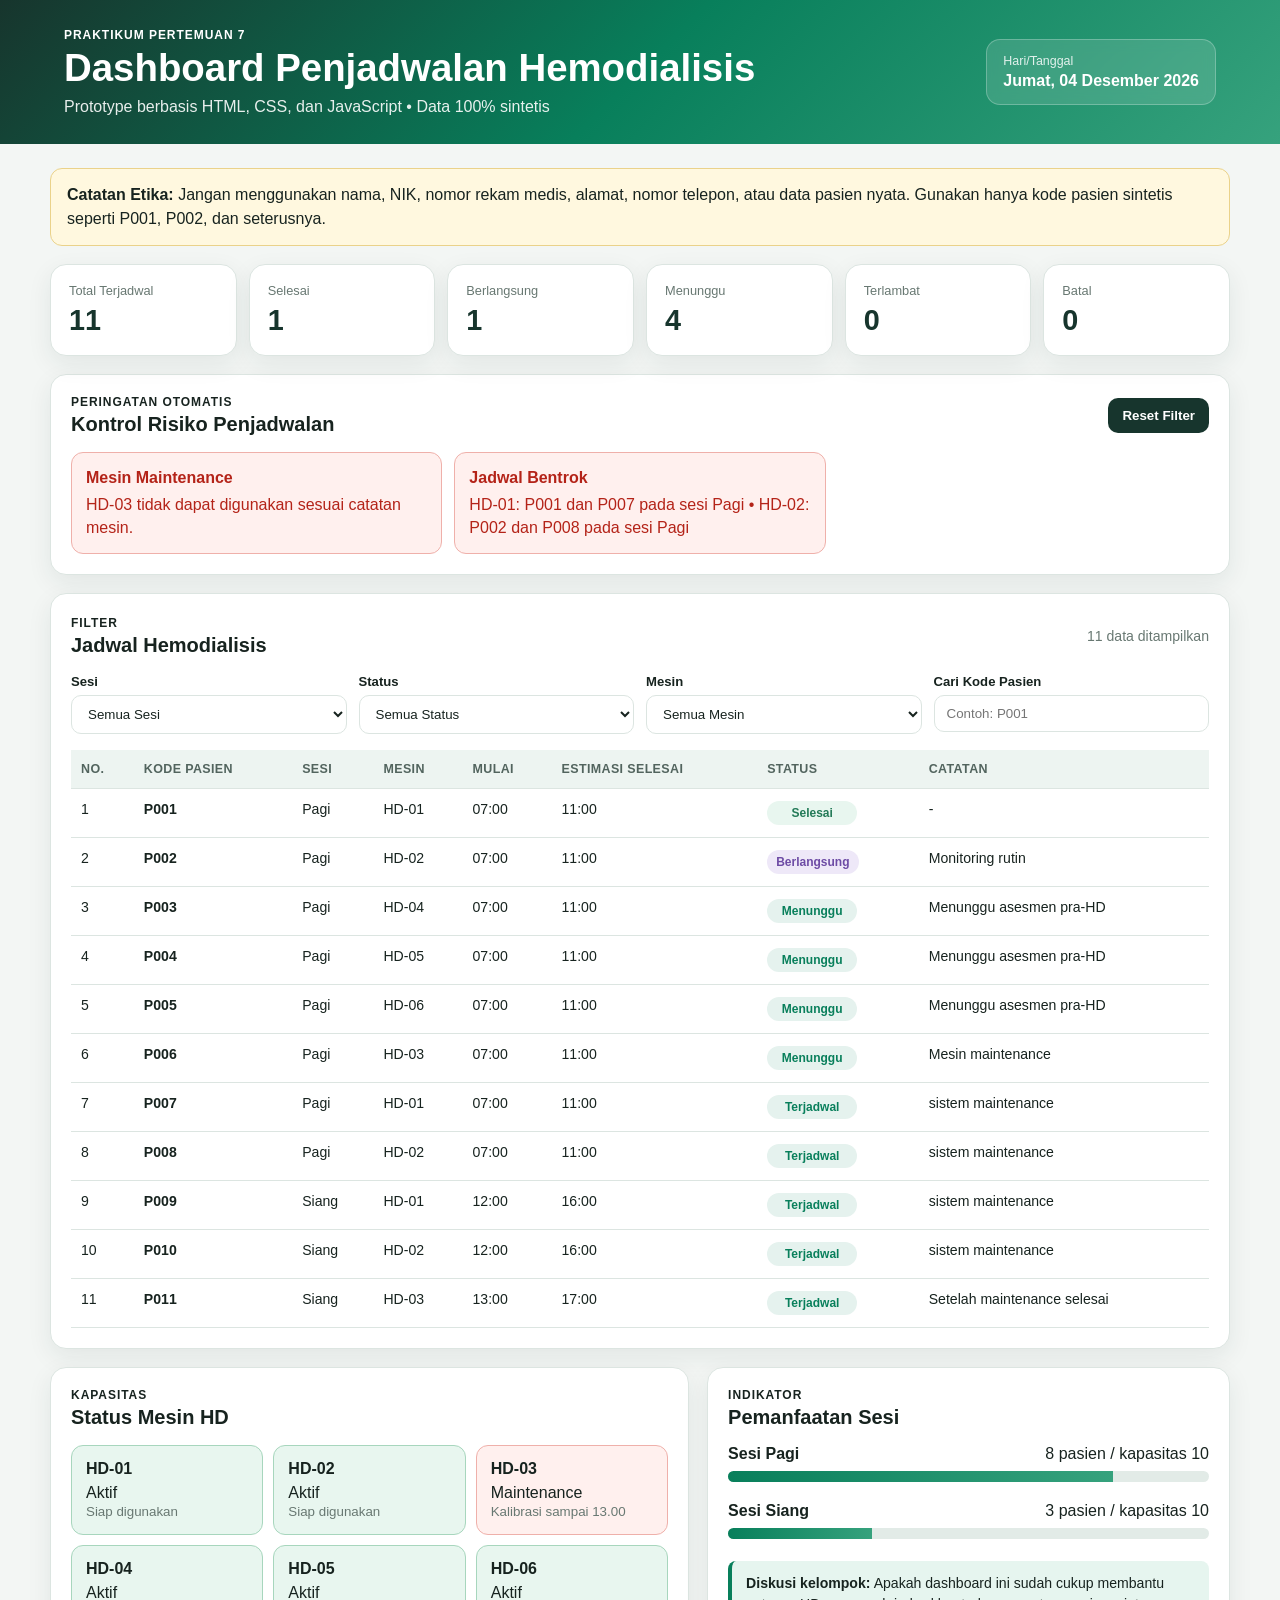
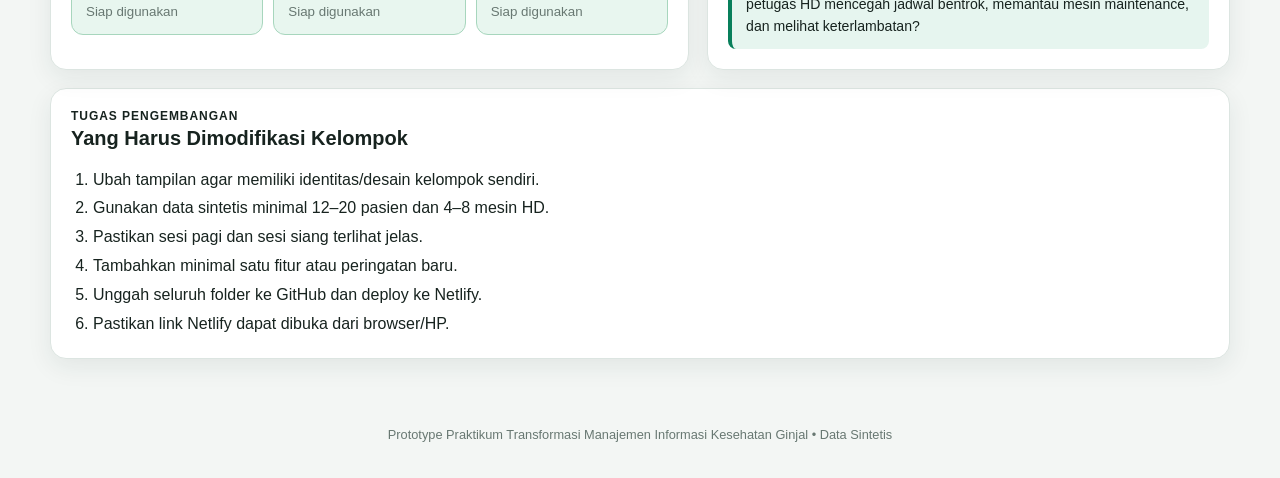
<file: index.html>
<!DOCTYPE html>
<html lang="id">
<head>
  <meta charset="UTF-8" />
  <meta name="viewport" content="width=device-width, initial-scale=1.0" />
  <meta name="description" content="Prototype Dashboard Penjadwalan Hemodialisis - Praktikum Pertemuan 7" />
  <title>Dashboard Penjadwalan Hemodialisis</title>
  <link rel="stylesheet" href="style.css" />
</head>
<body>
  <header class="topbar">
    <div>
      <p class="eyebrow">PRAKTIKUM PERTEMUAN 7</p>
      <h1>Dashboard Penjadwalan Hemodialisis</h1>
      <p class="subtitle">Prototype berbasis HTML, CSS, dan JavaScript • Data 100% sintetis</p>
    </div>
    <div class="date-box">
      <span>Hari/Tanggal</span>
      <strong id="currentDate">-</strong>
    </div>
  </header>

  <main class="container">
    <section class="notice" aria-label="Catatan etika data">
      <strong>Catatan Etika:</strong>
      Jangan menggunakan nama, NIK, nomor rekam medis, alamat, nomor telepon, atau data pasien nyata.
      Gunakan hanya kode pasien sintetis seperti P001, P002, dan seterusnya.
    </section>

    <section class="summary-grid" aria-label="Ringkasan layanan">
      <article class="stat-card">
        <span>Total Terjadwal</span>
        <strong id="countTotal">0</strong>
      </article>
      <article class="stat-card">
        <span>Selesai</span>
        <strong id="countSelesai">0</strong>
      </article>
      <article class="stat-card">
        <span>Berlangsung</span>
        <strong id="countBerlangsung">0</strong>
      </article>
      <article class="stat-card">
        <span>Menunggu</span>
        <strong id="countMenunggu">0</strong>
      </article>
      <article class="stat-card">
        <span>Terlambat</span>
        <strong id="countTerlambat">0</strong>
      </article>
      <article class="stat-card">
        <span>Batal</span>
        <strong id="countBatal">0</strong>
      </article>
    </section>

    <section class="section-card">
      <div class="section-heading">
        <div>
          <p class="eyebrow">PERINGATAN OTOMATIS</p>
          <h2>Kontrol Risiko Penjadwalan</h2>
        </div>
        <button id="resetBtn" class="btn secondary" type="button">Reset Filter</button>
      </div>
      <div id="warningArea" class="warning-grid"></div>
    </section>

    <section class="section-card">
      <div class="section-heading">
        <div>
          <p class="eyebrow">FILTER</p>
          <h2>Jadwal Hemodialisis</h2>
        </div>
        <p class="muted"><span id="visibleCount">0</span> data ditampilkan</p>
      </div>

      <div class="filters">
        <label>
          Sesi
          <select id="filterSession">
            <option value="Semua">Semua Sesi</option>
            <option value="Pagi">Pagi</option>
            <option value="Siang">Siang</option>
          </select>
        </label>

        <label>
          Status
          <select id="filterStatus">
            <option value="Semua">Semua Status</option>
            <option value="Terjadwal">Terjadwal</option>
            <option value="Menunggu">Menunggu</option>
            <option value="Berlangsung">Berlangsung</option>
            <option value="Selesai">Selesai</option>
            <option value="Terlambat">Terlambat</option>
            <option value="Batal">Batal</option>
          </select>
        </label>

        <label>
          Mesin
          <select id="filterMachine">
            <option value="Semua">Semua Mesin</option>
          </select>
        </label>

        <label class="search-label">
          Cari Kode Pasien
          <input id="searchPatient" type="search" placeholder="Contoh: P001" />
        </label>
      </div>

      <div class="table-wrap">
        <table>
          <thead>
            <tr>
              <th>No.</th>
              <th>Kode Pasien</th>
              <th>Sesi</th>
              <th>Mesin</th>
              <th>Mulai</th>
              <th>Estimasi Selesai</th>
              <th>Status</th>
              <th>Catatan</th>
            </tr>
          </thead>
          <tbody id="scheduleBody"></tbody>
        </table>
      </div>
    </section>

    <section class="two-column">
      <article class="section-card">
        <div class="section-heading">
          <div>
            <p class="eyebrow">KAPASITAS</p>
            <h2>Status Mesin HD</h2>
          </div>
        </div>
        <div id="machineGrid" class="machine-grid"></div>
      </article>

      <article class="section-card">
        <div class="section-heading">
          <div>
            <p class="eyebrow">INDIKATOR</p>
            <h2>Pemanfaatan Sesi</h2>
          </div>
        </div>

        <div class="session-indicator">
          <div class="indicator-row">
            <div>
              <strong>Sesi Pagi</strong>
              <span id="pagiText">0 pasien</span>
            </div>
            <div class="progress">
              <div id="pagiBar" class="progress-bar"></div>
            </div>
          </div>

          <div class="indicator-row">
            <div>
              <strong>Sesi Siang</strong>
              <span id="siangText">0 pasien</span>
            </div>
            <div class="progress">
              <div id="siangBar" class="progress-bar"></div>
            </div>
          </div>
        </div>

        <div class="mini-note">
          <strong>Diskusi kelompok:</strong>
          Apakah dashboard ini sudah cukup membantu petugas HD mencegah jadwal bentrok,
          memantau mesin maintenance, dan melihat keterlambatan?
        </div>
      </article>
    </section>

    <section class="section-card">
      <div class="section-heading">
        <div>
          <p class="eyebrow">TUGAS PENGEMBANGAN</p>
          <h2>Yang Harus Dimodifikasi Kelompok</h2>
        </div>
      </div>
      <ol class="task-list">
        <li>Ubah tampilan agar memiliki identitas/desain kelompok sendiri.</li>
        <li>Gunakan data sintetis minimal 12–20 pasien dan 4–8 mesin HD.</li>
        <li>Pastikan sesi pagi dan sesi siang terlihat jelas.</li>
        <li>Tambahkan minimal satu fitur atau peringatan baru.</li>
        <li>Unggah seluruh folder ke GitHub dan deploy ke Netlify.</li>
        <li>Pastikan link Netlify dapat dibuka dari browser/HP.</li>
      </ol>
    </section>
  </main>

  <footer>
    Prototype Praktikum Transformasi Manajemen Informasi Kesehatan Ginjal • Data Sintetis
  </footer>

  <script src="script.js"></script>
</body>
</html>
</file>
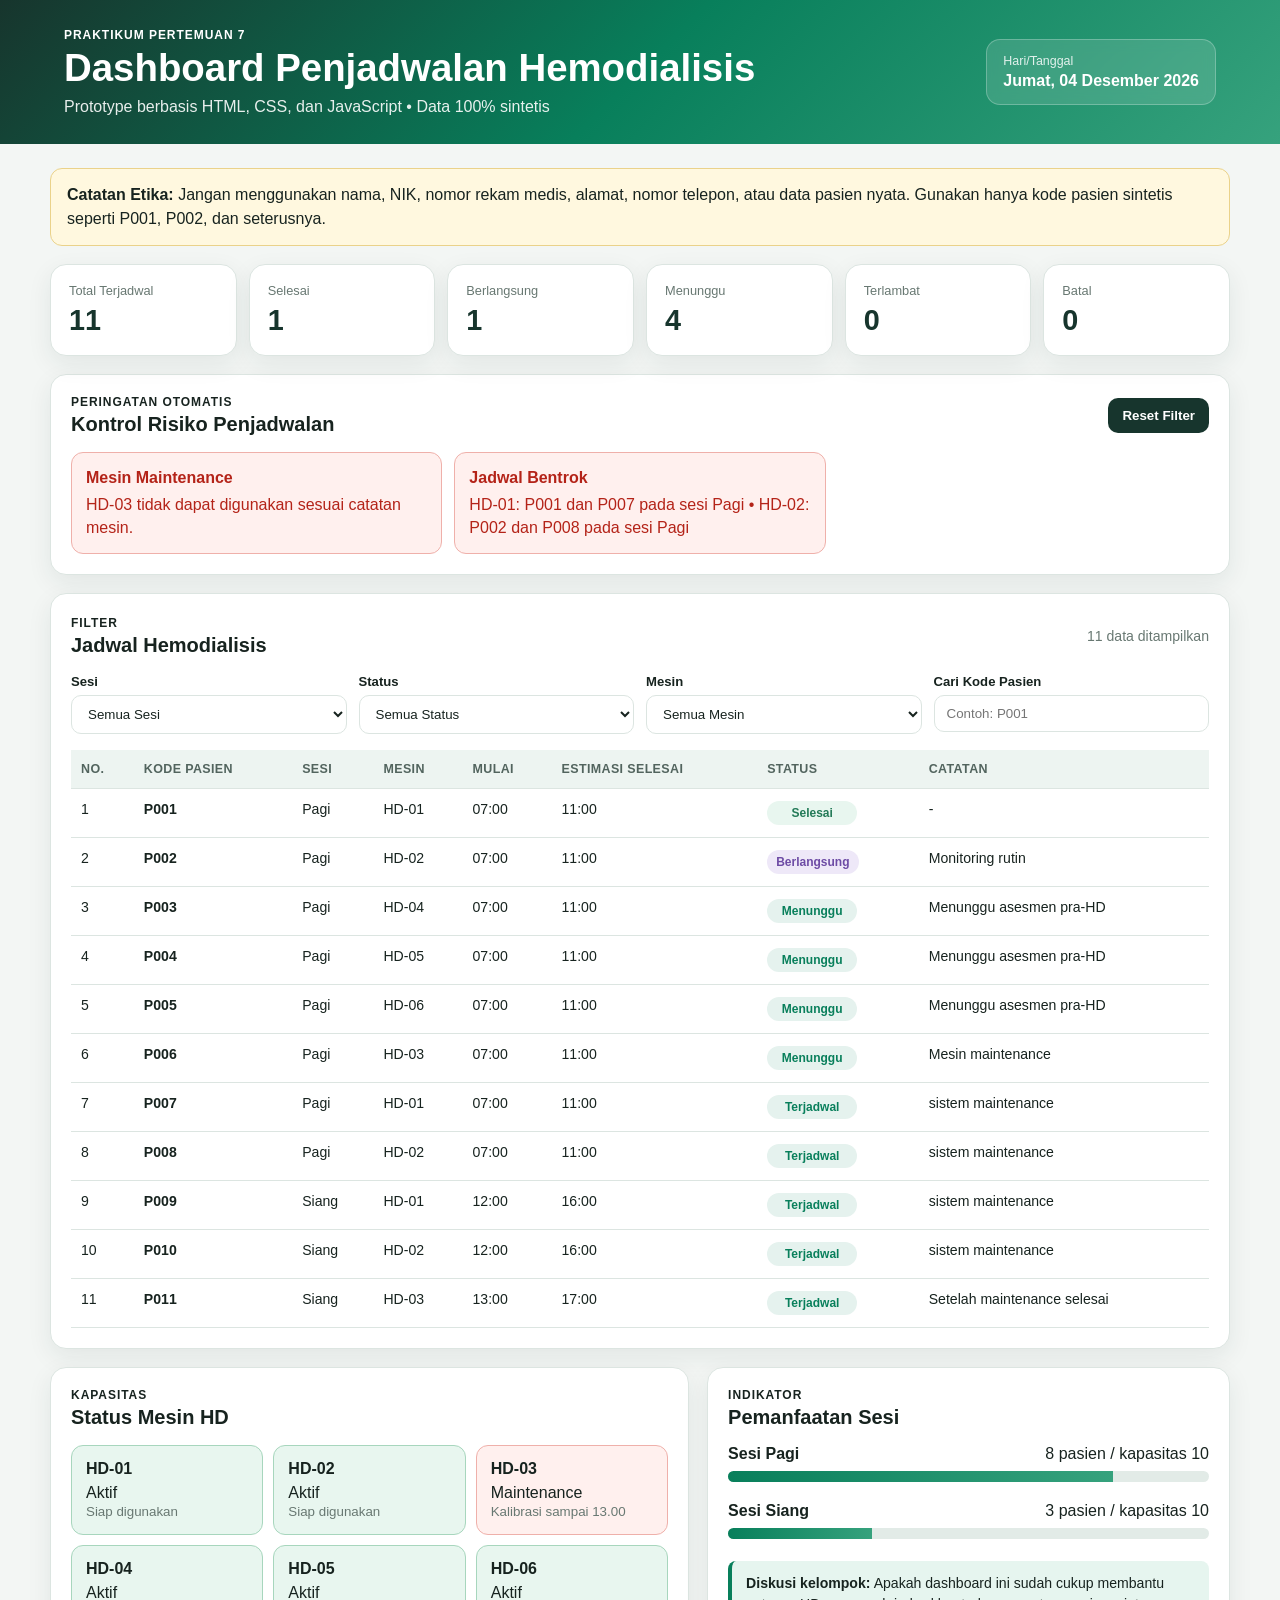
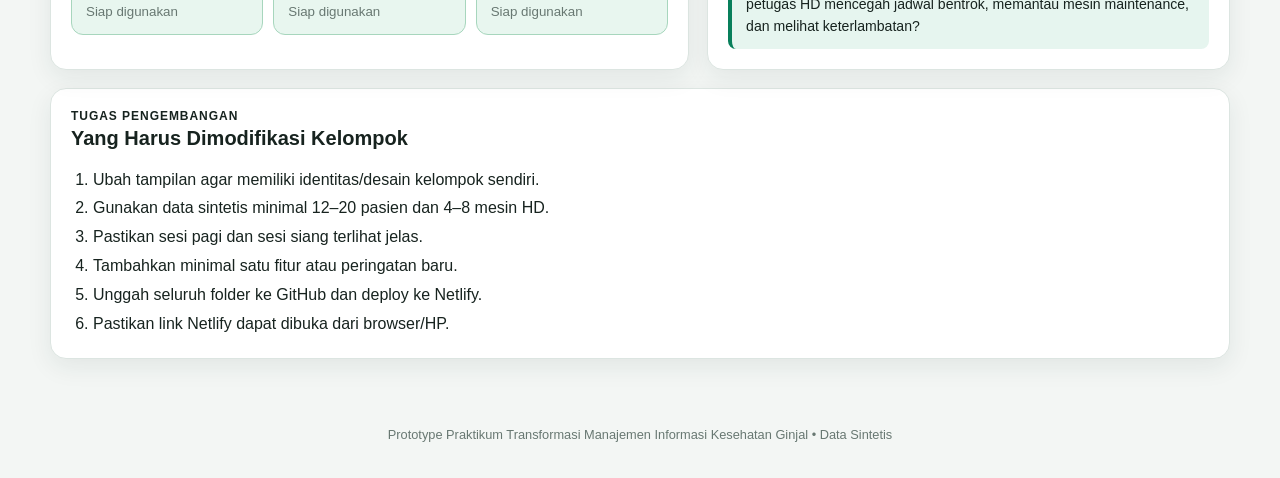
<file: indeks.html>
<!DOCTYPE html>
<html lang="id">
<head>
  <meta charset="UTF-8" />
  <meta name="viewport" content="width=device-width, initial-scale=1.0" />
  <meta name="description" content="Prototype Dashboard Penjadwalan Hemodialisis - Praktikum Pertemuan 7" />
  <title>Dashboard Penjadwalan Hemodialisis</title>
  <link rel="stylesheet" href="style.css" />
</head>
<body>
  <header class="topbar">
    <div>
      <p class="eyebrow">PRAKTIKUM PERTEMUAN 7</p>
      <h1>Dashboard Penjadwalan Hemodialisis</h1>
      <p class="subtitle">Prototype berbasis HTML, CSS, dan JavaScript • Data 100% sintetis</p>
    </div>
    <div class="date-box">
      <span>Hari/Tanggal</span>
      <strong id="currentDate">-</strong>
    </div>
  </header>

  <main class="container">
    <section class="notice" aria-label="Catatan etika data">
      <strong>Catatan Etika:</strong>
      Jangan menggunakan nama, NIK, nomor rekam medis, alamat, nomor telepon, atau data pasien nyata.
      Gunakan hanya kode pasien sintetis seperti P001, P002, dan seterusnya.
    </section>

    <section class="summary-grid" aria-label="Ringkasan layanan">
      <article class="stat-card">
        <span>Total Terjadwal</span>
        <strong id="countTotal">0</strong>
      </article>
      <article class="stat-card">
        <span>Selesai</span>
        <strong id="countSelesai">0</strong>
      </article>
      <article class="stat-card">
        <span>Berlangsung</span>
        <strong id="countBerlangsung">0</strong>
      </article>
      <article class="stat-card">
        <span>Menunggu</span>
        <strong id="countMenunggu">0</strong>
      </article>
      <article class="stat-card">
        <span>Terlambat</span>
        <strong id="countTerlambat">0</strong>
      </article>
      <article class="stat-card">
        <span>Batal</span>
        <strong id="countBatal">0</strong>
      </article>
    </section>

    <section class="section-card">
      <div class="section-heading">
        <div>
          <p class="eyebrow">PERINGATAN OTOMATIS</p>
          <h2>Kontrol Risiko Penjadwalan</h2>
        </div>
        <button id="resetBtn" class="btn secondary" type="button">Reset Filter</button>
      </div>
      <div id="warningArea" class="warning-grid"></div>
    </section>

    <section class="section-card">
      <div class="section-heading">
        <div>
          <p class="eyebrow">FILTER</p>
          <h2>Jadwal Hemodialisis</h2>
        </div>
        <p class="muted"><span id="visibleCount">0</span> data ditampilkan</p>
      </div>

      <div class="filters">
        <label>
          Sesi
          <select id="filterSession">
            <option value="Semua">Semua Sesi</option>
            <option value="Pagi">Pagi</option>
            <option value="Siang">Siang</option>
          </select>
        </label>

        <label>
          Status
          <select id="filterStatus">
            <option value="Semua">Semua Status</option>
            <option value="Terjadwal">Terjadwal</option>
            <option value="Menunggu">Menunggu</option>
            <option value="Berlangsung">Berlangsung</option>
            <option value="Selesai">Selesai</option>
            <option value="Terlambat">Terlambat</option>
            <option value="Batal">Batal</option>
          </select>
        </label>

        <label>
          Mesin
          <select id="filterMachine">
            <option value="Semua">Semua Mesin</option>
          </select>
        </label>

        <label class="search-label">
          Cari Kode Pasien
          <input id="searchPatient" type="search" placeholder="Contoh: P001" />
        </label>
      </div>

      <div class="table-wrap">
        <table>
          <thead>
            <tr>
              <th>No.</th>
              <th>Kode Pasien</th>
              <th>Sesi</th>
              <th>Mesin</th>
              <th>Mulai</th>
              <th>Estimasi Selesai</th>
              <th>Status</th>
              <th>Catatan</th>
            </tr>
          </thead>
          <tbody id="scheduleBody"></tbody>
        </table>
      </div>
    </section>

    <section class="two-column">
      <article class="section-card">
        <div class="section-heading">
          <div>
            <p class="eyebrow">KAPASITAS</p>
            <h2>Status Mesin HD</h2>
          </div>
        </div>
        <div id="machineGrid" class="machine-grid"></div>
      </article>

      <article class="section-card">
        <div class="section-heading">
          <div>
            <p class="eyebrow">INDIKATOR</p>
            <h2>Pemanfaatan Sesi</h2>
          </div>
        </div>

        <div class="session-indicator">
          <div class="indicator-row">
            <div>
              <strong>Sesi Pagi</strong>
              <span id="pagiText">0 pasien</span>
            </div>
            <div class="progress">
              <div id="pagiBar" class="progress-bar"></div>
            </div>
          </div>

          <div class="indicator-row">
            <div>
              <strong>Sesi Siang</strong>
              <span id="siangText">0 pasien</span>
            </div>
            <div class="progress">
              <div id="siangBar" class="progress-bar"></div>
            </div>
          </div>
        </div>

        <div class="mini-note">
          <strong>Diskusi kelompok:</strong>
          Apakah dashboard ini sudah cukup membantu petugas HD mencegah jadwal bentrok,
          memantau mesin maintenance, dan melihat keterlambatan?
        </div>
      </article>
    </section>

    <section class="section-card">
      <div class="section-heading">
        <div>
          <p class="eyebrow">TUGAS PENGEMBANGAN</p>
          <h2>Yang Harus Dimodifikasi Kelompok</h2>
        </div>
      </div>
      <ol class="task-list">
        <li>Ubah tampilan agar memiliki identitas/desain kelompok sendiri.</li>
        <li>Gunakan data sintetis minimal 12–20 pasien dan 4–8 mesin HD.</li>
        <li>Pastikan sesi pagi dan sesi siang terlihat jelas.</li>
        <li>Tambahkan minimal satu fitur atau peringatan baru.</li>
        <li>Unggah seluruh folder ke GitHub dan deploy ke Netlify.</li>
        <li>Pastikan link Netlify dapat dibuka dari browser/HP.</li>
      </ol>
    </section>
  </main>

  <footer>
    Prototype Praktikum Transformasi Manajemen Informasi Kesehatan Ginjal • Data Sintetis
  </footer>

  <script src="script.js"></script>
</body>
</html>
</file>
<file: style.css>
/* =========================================================
   PRAKTIKUM PERTEMUAN 7
   Dashboard Penjadwalan Hemodialisis
   Kelompok: Hilmi Zidan Al Barokah, Ridho Dwi Pangestu,
   Briantiana Salwa Husna, Naila Khairunisa,
   Siti Mughniatul Khasanah
   ========================================================= */

   :root {
    --bg: #f3f6f4;
    --surface: #ffffff;
    --surface-soft: #f7faf8;
    --text: #17231f;
    --muted: #687872;
    --line: #dce5e1;
  
    /* Warna utama */
    --primary: #087f5b;
    --primary-soft: #e6f5ef;
  
    /* Status */
    --success: #237a57;
    --success-soft: #e8f6ef;
  
    --warning: #a15c07;
    --warning-soft: #fff4dc;
  
    --danger: #b42318;
    --danger-soft: #fff0ee;
  
    --dark: #17352d;
  
    --radius: 16px;
    --shadow: 0 8px 24px rgba(23, 53, 45, 0.08);
  }
  
  * {
    box-sizing: border-box;
  }
  
  body {
    margin: 0;
    font-family: Inter, Arial, Helvetica, sans-serif;
    background: var(--bg);
    color: var(--text);
  }
  
  /* =========================
     HEADER
     ========================= */
  
  .topbar {
    padding: 28px clamp(20px, 5vw, 72px);
    display: flex;
    justify-content: space-between;
    gap: 24px;
    align-items: center;
  
    background: linear-gradient(
      135deg,
      #17352d,
      #087f5b,
      #36a27d
    );
  
    color: white;
  }
  
  .topbar h1 {
    margin: 4px 0 8px;
    font-size: clamp(1.65rem, 3vw, 2.5rem);
  }
  
  .subtitle {
    margin: 0;
    opacity: 0.9;
  }
  
  .eyebrow {
    margin: 0;
    font-size: 0.75rem;
    font-weight: 800;
    letter-spacing: 0.08em;
  }
  
  .date-box {
    min-width: 180px;
    padding: 14px 16px;
  
    border: 1px solid rgba(255, 255, 255, 0.25);
    border-radius: 14px;
  
    background: rgba(255, 255, 255, 0.13);
    backdrop-filter: blur(6px);
  }
  
  .date-box span,
  .date-box strong {
    display: block;
  }
  
  .date-box span {
    font-size: 0.78rem;
    opacity: 0.85;
    margin-bottom: 4px;
  }
  
  /* =========================
     CONTAINER
     ========================= */
  
  .container {
    width: min(1180px, calc(100% - 32px));
    margin: 24px auto 48px;
  }
  
  .notice {
    background: #fff8df;
    border: 1px solid #ead28a;
    padding: 14px 16px;
    border-radius: 12px;
    margin-bottom: 18px;
    line-height: 1.5;
  }
  
  /* =========================
     SUMMARY
     ========================= */
  
  .summary-grid {
    display: grid;
    grid-template-columns: repeat(6, 1fr);
    gap: 12px;
    margin-bottom: 18px;
  }
  
  .stat-card {
    background: var(--surface);
    border: 1px solid var(--line);
    border-radius: var(--radius);
    padding: 18px;
    box-shadow: var(--shadow);
    transition: transform 0.2s ease, box-shadow 0.2s ease;
  }
  
  .stat-card:hover {
    transform: translateY(-2px);
    box-shadow: 0 10px 26px rgba(23, 53, 45, 0.12);
  }
  
  .stat-card span {
    display: block;
    color: var(--muted);
    font-size: 0.8rem;
    margin-bottom: 6px;
  }
  
  .stat-card strong {
    font-size: 1.8rem;
    color: var(--dark);
  }
  
  /* =========================
     SECTION
     ========================= */
  
  .section-card {
    background: var(--surface);
    border: 1px solid var(--line);
    border-radius: var(--radius);
    padding: 20px;
    box-shadow: var(--shadow);
    margin-bottom: 18px;
  }
  
  .section-heading {
    display: flex;
    justify-content: space-between;
    gap: 16px;
    align-items: center;
    margin-bottom: 16px;
  }
  
  .section-heading h2 {
    margin: 4px 0 0;
    font-size: 1.25rem;
  }
  
  .muted {
    color: var(--muted);
    font-size: 0.88rem;
  }
  
  /* =========================
     FILTER
     ========================= */
  
  .filters {
    display: grid;
    grid-template-columns: repeat(4, 1fr);
    gap: 12px;
    margin-bottom: 16px;
  }
  
  label {
    display: flex;
    flex-direction: column;
    gap: 6px;
    font-size: 0.82rem;
    font-weight: 700;
  }
  
  select,
  input {
    width: 100%;
    border: 1px solid var(--line);
    border-radius: 10px;
    padding: 10px 12px;
    background: white;
    color: var(--text);
    outline: none;
  }
  
  select:focus,
  input:focus {
    border-color: var(--primary);
    box-shadow: 0 0 0 3px rgba(8, 127, 91, 0.12);
  }
  
  .btn {
    border: 0;
    border-radius: 10px;
    padding: 10px 14px;
    cursor: pointer;
    font-weight: 700;
  }
  
  .btn.secondary {
    background: var(--dark);
    color: white;
  }
  
  .btn.secondary:hover {
    background: #245247;
  }
  
  /* =========================
     WARNING
     ========================= */
  
  .warning-grid {
    display: grid;
    grid-template-columns: repeat(3, 1fr);
    gap: 12px;
  }
  
  .warning-card {
    border-radius: 12px;
    padding: 14px;
    border: 1px solid;
    line-height: 1.4;
  }
  
  .warning-card strong {
    display: block;
    margin-bottom: 5px;
  }
  
  .warning-card.warning {
    background: var(--warning-soft);
    color: var(--warning);
    border-color: #e8c27b;
  }
  
  .warning-card.danger {
    background: var(--danger-soft);
    color: var(--danger);
    border-color: #efb0aa;
  }
  
  .warning-card.success {
    background: var(--success-soft);
    color: var(--success);
    border-color: #a7d6bd;
  }
  
  /* =========================
     TABLE
     ========================= */
  
  .table-wrap {
    overflow-x: auto;
  }
  
  table {
    width: 100%;
    border-collapse: collapse;
    min-width: 850px;
  }
  
  th,
  td {
    padding: 12px 10px;
    border-bottom: 1px solid var(--line);
    text-align: left;
    vertical-align: top;
    font-size: 0.88rem;
  }
  
  th {
    background: #edf4f1;
    font-size: 0.78rem;
    text-transform: uppercase;
    letter-spacing: 0.03em;
    color: #52645e;
  }
  
  /* =========================
     STATUS BADGE
     ========================= */
  
  .badge {
    display: inline-flex;
    align-items: center;
    min-width: 90px;
    justify-content: center;
    padding: 5px 9px;
    border-radius: 999px;
    font-size: 0.75rem;
    font-weight: 800;
  }
  
  .badge-terjadwal,
  .badge-menunggu {
    background: #e5f2ee;
    color: #087f5b;
  }
  
  .badge-berlangsung {
    background: #eee8f8;
    color: #6d4ba5;
  }
  
  .badge-selesai {
    background: var(--success-soft);
    color: var(--success);
  }
  
  .badge-terlambat {
    background: var(--warning-soft);
    color: var(--warning);
  }
  
  .badge-batal {
    background: var(--danger-soft);
    color: var(--danger);
  }
  
  /* =========================
     TWO COLUMN
     ========================= */
  
  .two-column {
    display: grid;
    grid-template-columns: 1.1fr 0.9fr;
    gap: 18px;
  }
  
  /* =========================
     MACHINE
     ========================= */
  
  .machine-grid {
    display: grid;
    grid-template-columns: repeat(3, 1fr);
    gap: 10px;
  }
  
  .machine-card {
    border: 1px solid var(--line);
    border-radius: 12px;
    padding: 14px;
    background: var(--surface-soft);
    transition: transform 0.2s ease;
  }
  
  .machine-card:hover {
    transform: translateY(-2px);
  }
  
  .machine-card strong {
    display: block;
    margin-bottom: 6px;
  }
  
  .machine-card small {
    color: var(--muted);
  }
  
  .machine-card.maintenance {
    border-color: #efb0aa;
    background: var(--danger-soft);
  }
  
  .machine-card.available {
    border-color: #a7d6bd;
    background: var(--success-soft);
  }
  
  /* =========================
     INDICATOR
     ========================= */
  
  .indicator-row {
    margin-bottom: 20px;
  }
  
  .indicator-row > div:first-child {
    display: flex;
    justify-content: space-between;
    margin-bottom: 8px;
    gap: 12px;
  }
  
  .progress {
    height: 11px;
    background: #e2ebe7;
    border-radius: 999px;
    overflow: hidden;
  }
  
  .progress-bar {
    height: 100%;
    width: 0;
  
    background: linear-gradient(
      90deg,
      #087f5b,
      #36a27d
    );
  
    transition: width 0.25s ease;
  }
  
  /* =========================
     CATATAN
     ========================= */
  
  .mini-note {
    margin-top: 22px;
    border-left: 4px solid var(--primary);
    background: var(--primary-soft);
    padding: 12px 14px;
    border-radius: 8px;
    line-height: 1.5;
    font-size: 0.88rem;
  }
  
  .task-list {
    margin: 0;
    padding-left: 22px;
    line-height: 1.8;
  }
  
  footer {
    text-align: center;
    color: var(--muted);
    font-size: 0.8rem;
    padding: 20px 16px 36px;
  }
  
  .empty-row {
    text-align: center;
    color: var(--muted);
    padding: 28px;
  }
  
  /* =========================
     RESPONSIVE
     ========================= */
  
  @media (max-width: 1000px) {
    .summary-grid {
      grid-template-columns: repeat(3, 1fr);
    }
  
    .filters {
      grid-template-columns: repeat(2, 1fr);
    }
  
    .warning-grid {
      grid-template-columns: 1fr;
    }
  
    .two-column {
      grid-template-columns: 1fr;
    }
  }
  
  @media (max-width: 640px) {
    .topbar {
      align-items: flex-start;
      flex-direction: column;
    }
  
    .date-box {
      width: 100%;
    }
  
    .summary-grid {
      grid-template-columns: repeat(2, 1fr);
    }
  
    .filters,
    .machine-grid {
      grid-template-columns: 1fr;
    }
  
    .section-heading {
      align-items: flex-start;
      flex-direction: column;
    }
  }
</file>
